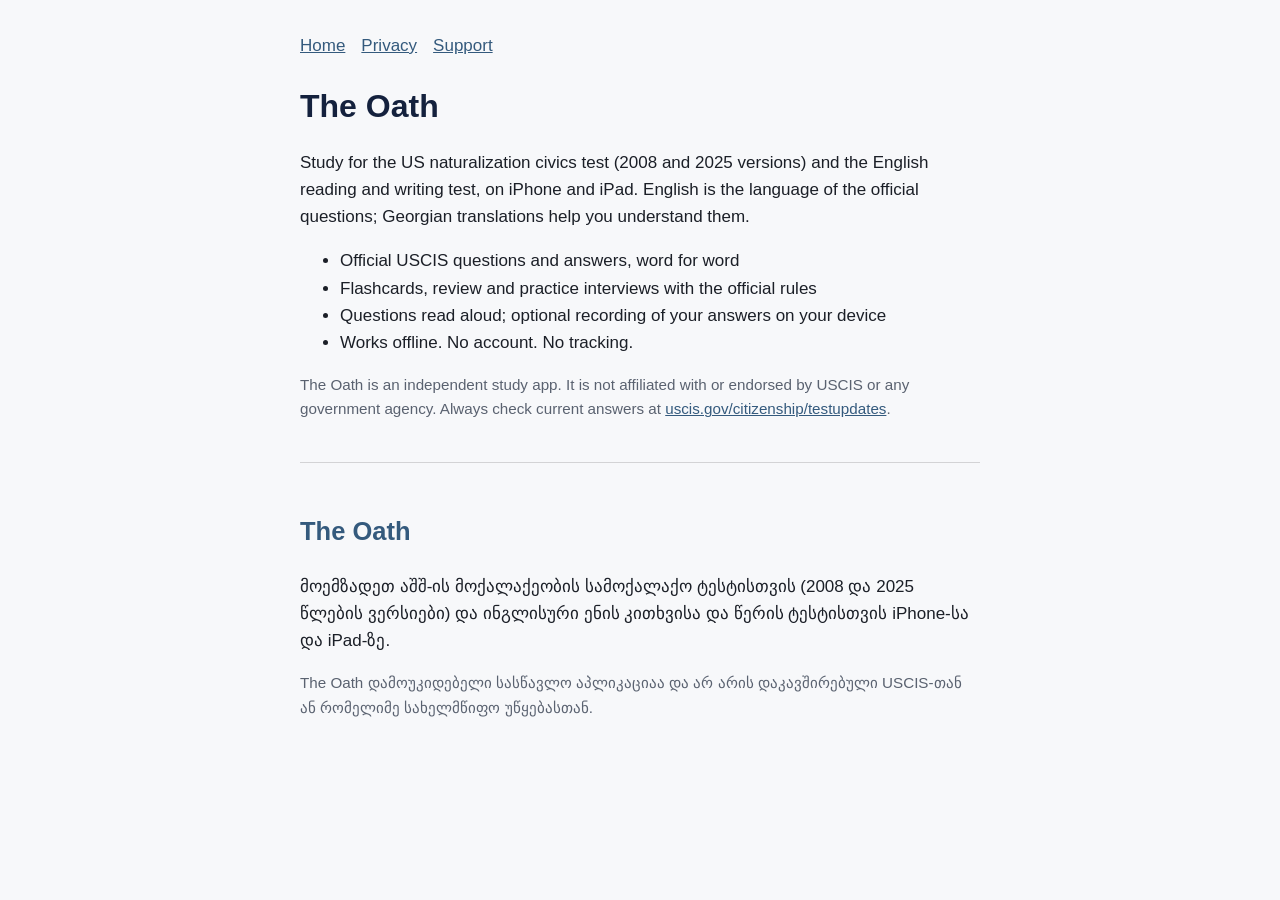
<file: index.html>
<!doctype html>
<html lang="en">
<head>
<meta charset="utf-8"><meta name="viewport" content="width=device-width, initial-scale=1">
<title>The Oath – US Citizenship Test</title>
<link rel="stylesheet" href="style.css">
</head>
<body><main>
<nav><a href="./">Home</a><a href="privacy.html">Privacy</a><a href="support.html">Support</a></nav>
<h1>The Oath</h1>
<p>Study for the US naturalization civics test (2008 and 2025 versions) and the English reading and writing test, on iPhone and iPad. English is the language of the official questions; Georgian translations help you understand them.</p>
<ul>
<li>Official USCIS questions and answers, word for word</li>
<li>Flashcards, review and practice interviews with the official rules</li>
<li>Questions read aloud; optional recording of your answers on your device</li>
<li>Works offline. No account. No tracking.</li>
</ul>
<p class="note">The Oath is an independent study app. It is not affiliated with or endorsed by USCIS or any government agency. Always check current answers at <a href="https://www.uscis.gov/citizenship/testupdates">uscis.gov/citizenship/testupdates</a>.</p>
<section lang="ka">
<h2>The Oath</h2>
<p>მოემზადეთ აშშ-ის მოქალაქეობის სამოქალაქო ტესტისთვის (2008 და 2025 წლების ვერსიები) და ინგლისური ენის კითხვისა და წერის ტესტისთვის iPhone-სა და iPad-ზე.</p>
<p class="note">The Oath დამოუკიდებელი სასწავლო აპლიკაციაა და არ არის დაკავშირებული USCIS-თან ან რომელიმე სახელმწიფო უწყებასთან.</p>
</section>
</main></body>
</html>
</file>
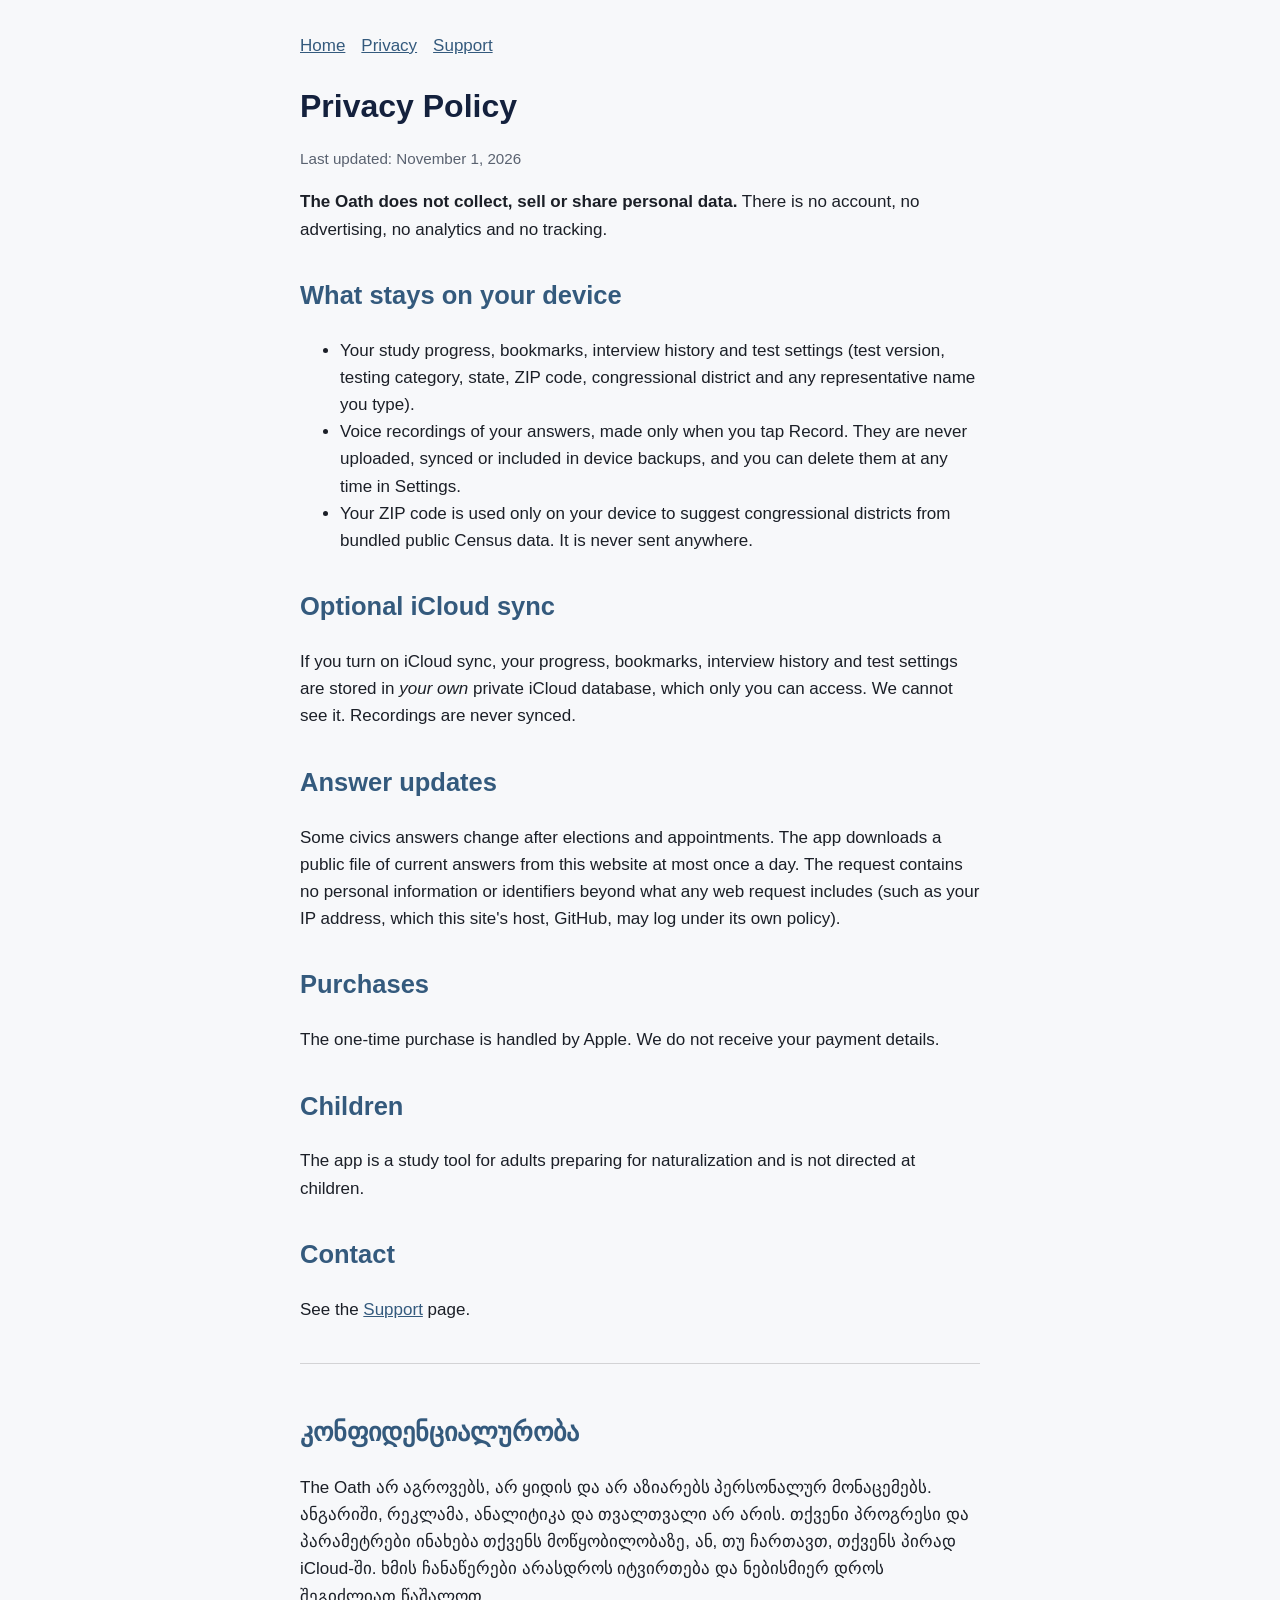
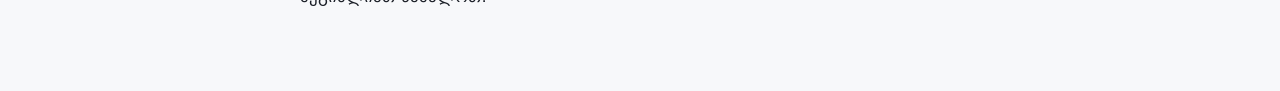
<file: privacy.html>
<!doctype html>
<html lang="en">
<head>
<meta charset="utf-8"><meta name="viewport" content="width=device-width, initial-scale=1">
<title>Privacy – The Oath</title>
<link rel="stylesheet" href="style.css">
</head>
<body><main>
<nav><a href="./">Home</a><a href="privacy.html">Privacy</a><a href="support.html">Support</a></nav>
<h1>Privacy Policy</h1>
<p class="note">Last updated: November 1, 2026</p>
<p><strong>The Oath does not collect, sell or share personal data.</strong> There is no account, no advertising, no analytics and no tracking.</p>
<h2>What stays on your device</h2>
<ul>
<li>Your study progress, bookmarks, interview history and test settings (test version, testing category, state, ZIP code, congressional district and any representative name you type).</li>
<li>Voice recordings of your answers, made only when you tap Record. They are never uploaded, synced or included in device backups, and you can delete them at any time in Settings.</li>
<li>Your ZIP code is used only on your device to suggest congressional districts from bundled public Census data. It is never sent anywhere.</li>
</ul>
<h2>Optional iCloud sync</h2>
<p>If you turn on iCloud sync, your progress, bookmarks, interview history and test settings are stored in <em>your own</em> private iCloud database, which only you can access. We cannot see it. Recordings are never synced.</p>
<h2>Answer updates</h2>
<p>Some civics answers change after elections and appointments. The app downloads a public file of current answers from this website at most once a day. The request contains no personal information or identifiers beyond what any web request includes (such as your IP address, which this site's host, GitHub, may log under its own policy).</p>
<h2>Purchases</h2>
<p>The one-time purchase is handled by Apple. We do not receive your payment details.</p>
<h2>Children</h2>
<p>The app is a study tool for adults preparing for naturalization and is not directed at children.</p>
<h2>Contact</h2>
<p>See the <a href="support.html">Support</a> page.</p>
<section lang="ka">
<h2>კონფიდენციალურობა</h2>
<p>The Oath არ აგროვებს, არ ყიდის და არ აზიარებს პერსონალურ მონაცემებს. ანგარიში, რეკლამა, ანალიტიკა და თვალთვალი არ არის. თქვენი პროგრესი და პარამეტრები ინახება თქვენს მოწყობილობაზე, ან, თუ ჩართავთ, თქვენს პირად iCloud-ში. ხმის ჩანაწერები არასდროს იტვირთება და ნებისმიერ დროს შეგიძლიათ წაშალოთ.</p>
</section>
</main></body>
</html>
</file>
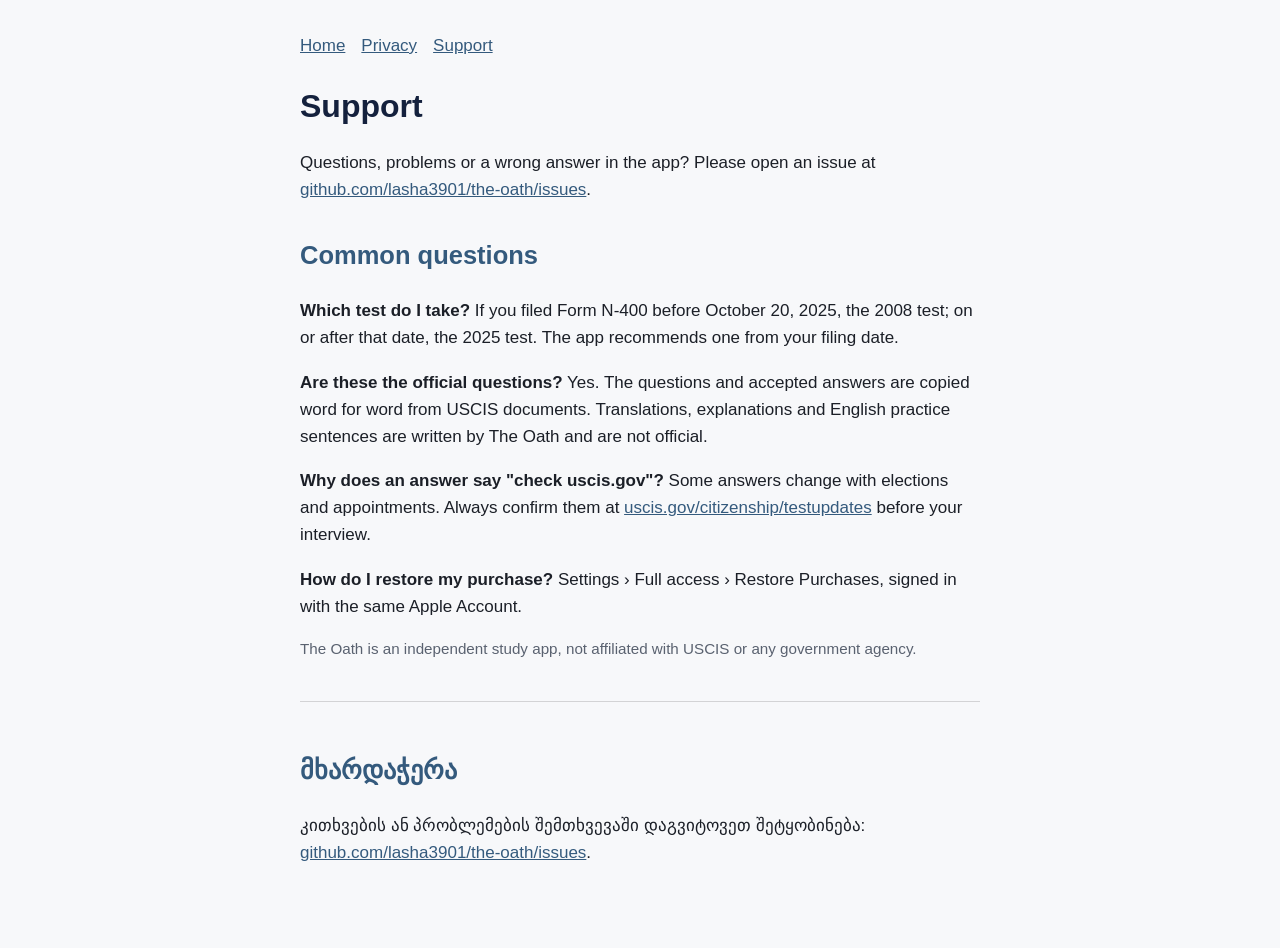
<file: support.html>
<!doctype html>
<html lang="en">
<head>
<meta charset="utf-8"><meta name="viewport" content="width=device-width, initial-scale=1">
<title>Support – The Oath</title>
<link rel="stylesheet" href="style.css">
</head>
<body><main>
<nav><a href="./">Home</a><a href="privacy.html">Privacy</a><a href="support.html">Support</a></nav>
<h1>Support</h1>
<p>Questions, problems or a wrong answer in the app? Please open an issue at <a href="https://github.com/lasha3901/the-oath/issues">github.com/lasha3901/the-oath/issues</a>.</p>
<!-- OWNER: add a support email address here before release (App Store requires a working support contact). -->
<h2>Common questions</h2>
<p><strong>Which test do I take?</strong> If you filed Form N-400 before October 20, 2025, the 2008 test; on or after that date, the 2025 test. The app recommends one from your filing date.</p>
<p><strong>Are these the official questions?</strong> Yes. The questions and accepted answers are copied word for word from USCIS documents. Translations, explanations and English practice sentences are written by The Oath and are not official.</p>
<p><strong>Why does an answer say "check uscis.gov"?</strong> Some answers change with elections and appointments. Always confirm them at <a href="https://www.uscis.gov/citizenship/testupdates">uscis.gov/citizenship/testupdates</a> before your interview.</p>
<p><strong>How do I restore my purchase?</strong> Settings › Full access › Restore Purchases, signed in with the same Apple Account.</p>
<p class="note">The Oath is an independent study app, not affiliated with USCIS or any government agency.</p>
<section lang="ka">
<h2>მხარდაჭერა</h2>
<p>კითხვების ან პრობლემების შემთხვევაში დაგვიტოვეთ შეტყობინება: <a href="https://github.com/lasha3901/the-oath/issues">github.com/lasha3901/the-oath/issues</a>.</p>
</section>
</main></body>
</html>
</file>
<file: style.css>
:root { --navy: #14213D; --steel: #345A7D; --bg: #F7F8FA; --text: #1b1f27; --muted: #5a6270; }
@media (prefers-color-scheme: dark) { :root { --bg: #101827; --text: #eef1f6; --muted: #aab3c2; --navy: #A9C1E0; --steel: #8FB3D9; } }
* { box-sizing: border-box; }
body { margin: 0; font: 17px/1.6 -apple-system, BlinkMacSystemFont, "Segoe UI", sans-serif; background: var(--bg); color: var(--text); }
main { max-width: 720px; margin: 0 auto; padding: 32px 20px 64px; }
h1 { color: var(--navy); font-size: 2rem; margin-bottom: 0.25rem; }
h2 { color: var(--steel); margin-top: 2rem; }
a { color: var(--steel); }
nav a { margin-right: 16px; }
.note { color: var(--muted); font-size: 0.95rem; }
section[lang="ka"] { border-top: 1px solid rgba(127,127,127,.3); margin-top: 2.5rem; padding-top: 1rem; }
</file>
